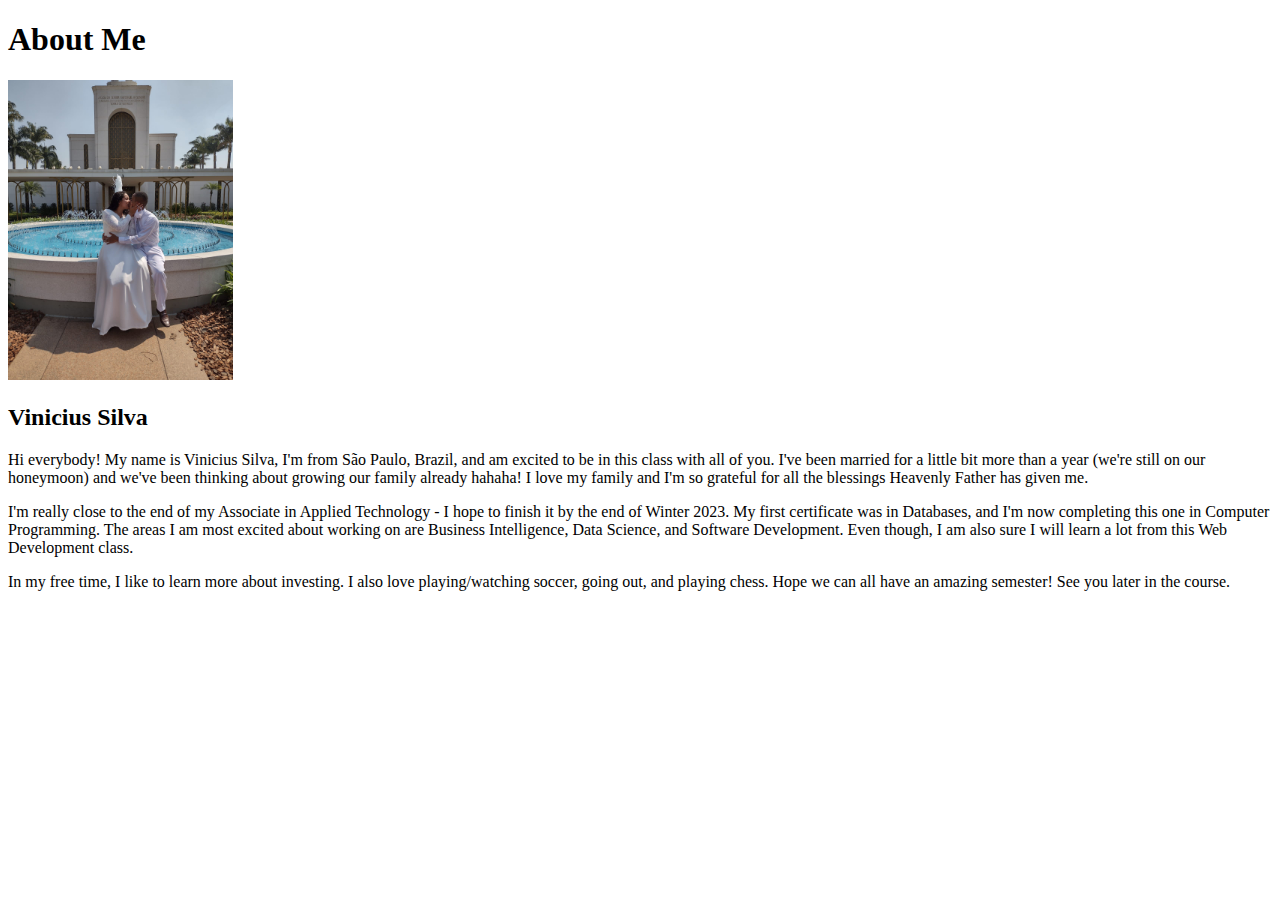
<file: aboutme/index.html>
<!DOCTYPE html>
<html lang="en">
<head>
    <meta charset="UTF-8">
    <meta http-equiv="X-UA-Compatible" content="IE=edge">
    <meta name="viewport" content="width=
    , initial-scale=1.0">
    <title>All About Me</title>
</head>
<body>
    <h1>About Me</h1>
    <img src="images/sealing.jpg" alt="sealing in the temple" height="300">
    <h2>Vinicius Silva</h2>
    <p>Hi everybody! My name is Vinicius Silva, I'm from São Paulo, Brazil, and am excited to be in this class with all of you. I've been married for a little bit more than a year (we're still on our honeymoon) and we've been thinking about growing our family already hahaha! I love my family and I'm so grateful for all the blessings Heavenly Father has given me.</p>
    <p>I'm really close to the end of my Associate in Applied Technology - I hope to finish it by the end of Winter 2023. My first certificate was in Databases, and I'm now completing this one in Computer Programming. The areas I am most excited about working on are Business Intelligence, Data Science, and Software Development. Even though, I am also sure I will learn a lot from this Web Development class.</p>
    <p>In my free time, I like to learn more about investing. I also love playing/watching soccer, going out, and playing chess. Hope we can all have an amazing semester! See you later in the course.</p>
</body>
</html>
</file>
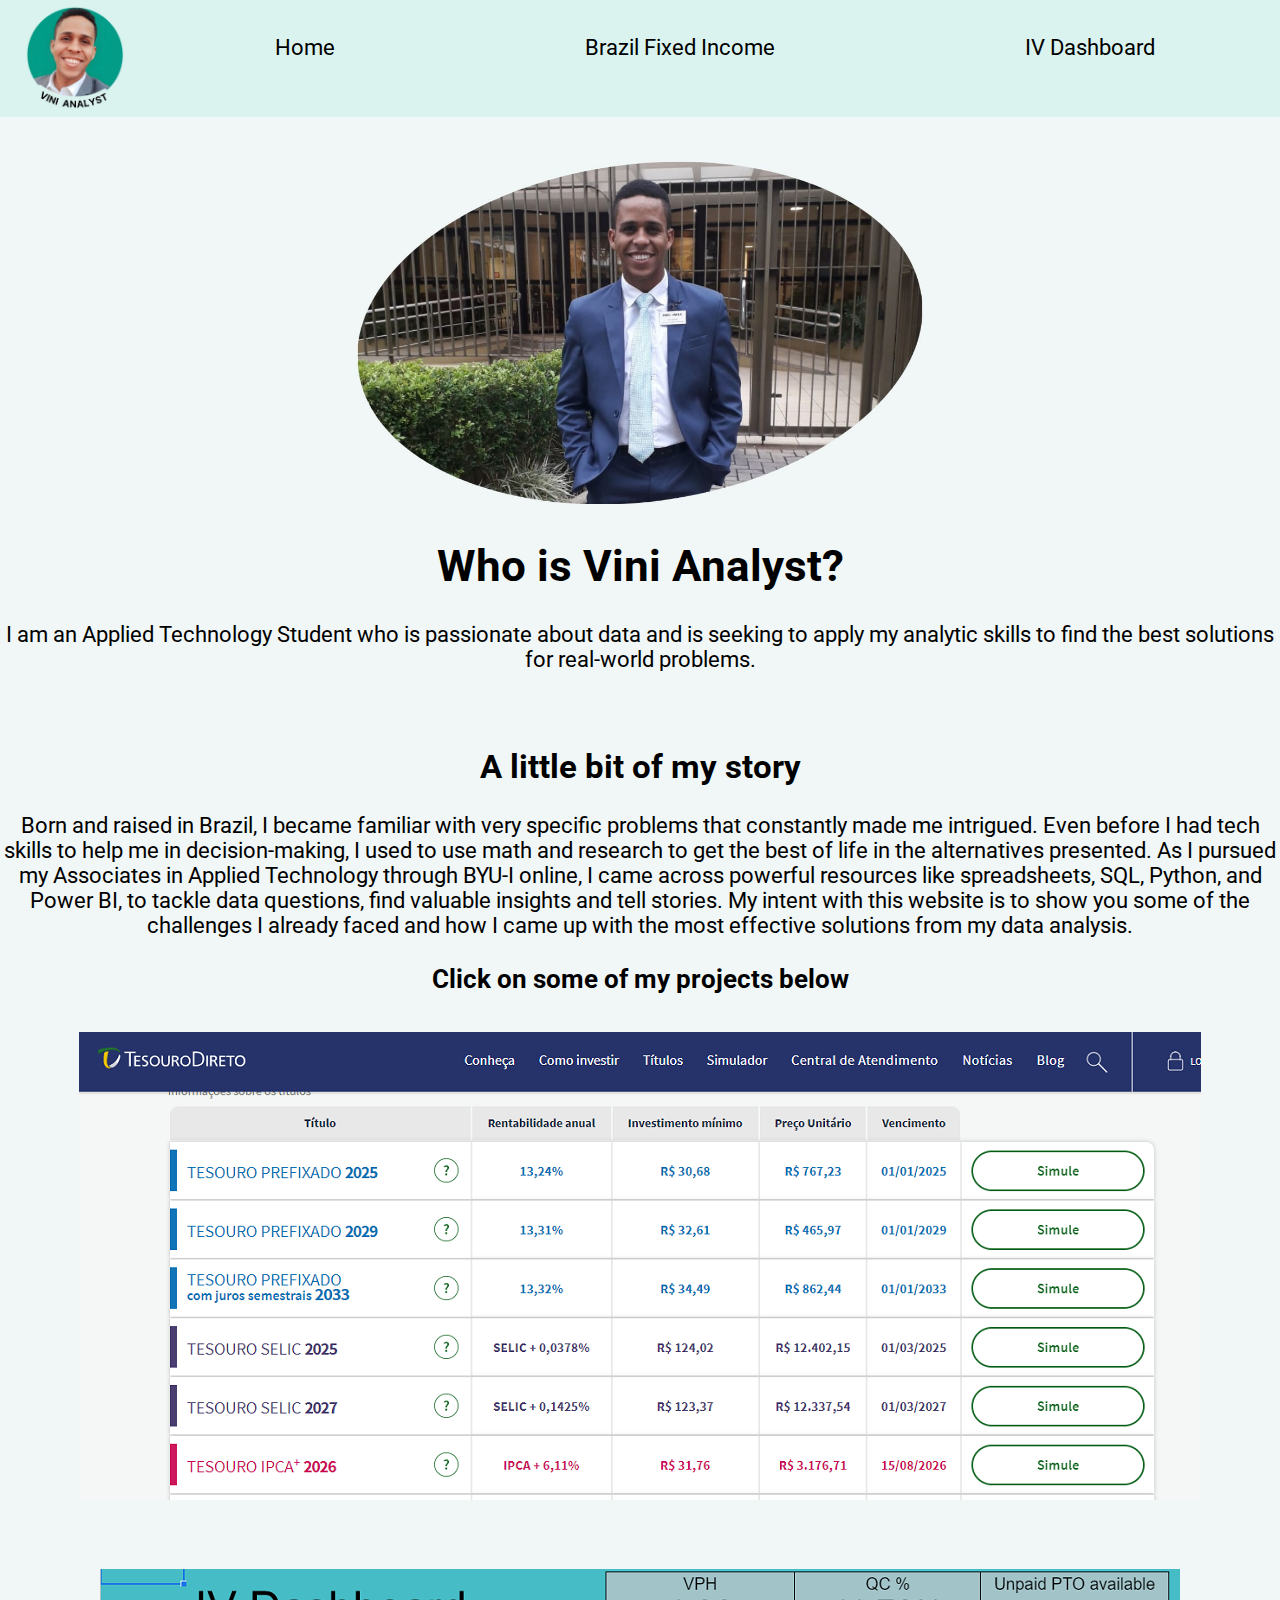
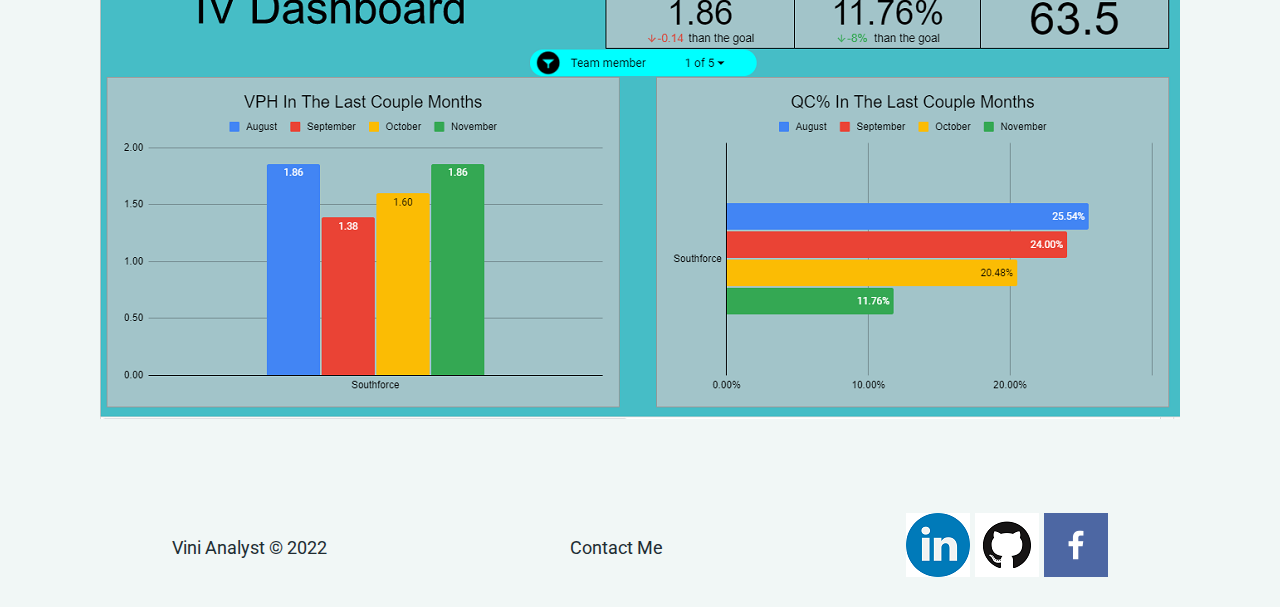
<file: portfolio/index.html>
<!DOCTYPE html>
<html lang="en">
<head>
    <meta charset="UTF-8">
    <meta http-equiv="X-UA-Compatible" content="IE=edge">
    <meta name="viewport" content="width=device-width, initial-scale=1.0">
    <link rel="stylesheet" href="styles/style.css">
    <title>Vini Analyst | Home</title>
</head>
<body>
    <div id="content">
        <header>
            <a id="logo_link" href="index.html">
                <img class="logo" src="images/logo.png" alt="Vini Analyst Logo">
            </a>
            <nav>
                <a href="index.html">Home</a>
                <a href="br-fixed-income.html">Brazil Fixed Income</a>
                <a href="iv-dashboard.html">IV Dashboard</a>
            </nav>
        </header>
        <div id="hero">
            <div id="hero-box">
                <img id="hero-img" src="images/me.jpeg" alt="A picture of me">     
            </div>
            <section id="hero-msg">
                <h1 class="home-title">Who is Vini Analyst?</h1>
            </section>
        </div>
        <main class="home-grid">
            <div class="short-description">
                <p>I am an Applied Technology Student who is passionate about data and is seeking to apply my analytic skills to find the best solutions for real-world problems.</p>
            </div>
            <div class="story">
                <h2>A little bit of my story</h2>
                <p>Born and raised in Brazil, I became familiar with very specific problems that constantly made me intrigued. Even before I had tech skills to help me in decision-making, I used to use math and research to get the best of life in the alternatives presented. As I pursued my Associates in Applied Technology through BYU-I online, I came across powerful resources like spreadsheets, SQL, Python, and Power BI, to tackle data questions, find valuable insights and tell stories. My intent with this website is to show you some of the challenges I already faced and how I came up with the most effective solutions from my data analysis.</p>
                <h3>Click on some of my projects below</h3>
            </div>
            <div class="project-1">
                <a href="br-fixed-income.html">
                    <img class='project-link' src="images/national-treasure.png" alt="national treasure">
                </a>
                <a href="iv-dashboard.html">
                    <img class='project-link' src="images/iv-dashboard.png" alt="iv dashboard">
                </a>
            </div>
        </main>
        <footer>
            <p>Vini Analyst &copy; 2022</p>
            <p>Contact Me</p>
            <div class="social">
                <a href="https://www.linkedin.com/in/viniciussuares/" target="_blank">
                    <img src="images/linkedin.png" alt="linkedin icon">
                </a>
                <a href="https://github.com/BillyVini/wdd130" target="_blank">
                    <img src="images/github.png" alt="github icon">
                </a>
                <a href="https://facebook.com/vinicius.suares.7" target="_blank">
                    <img src="images/facebook.png" alt="instagram icon">
                </a>
            </div>
        </footer>
    </div>
</body>
</html>
</file>
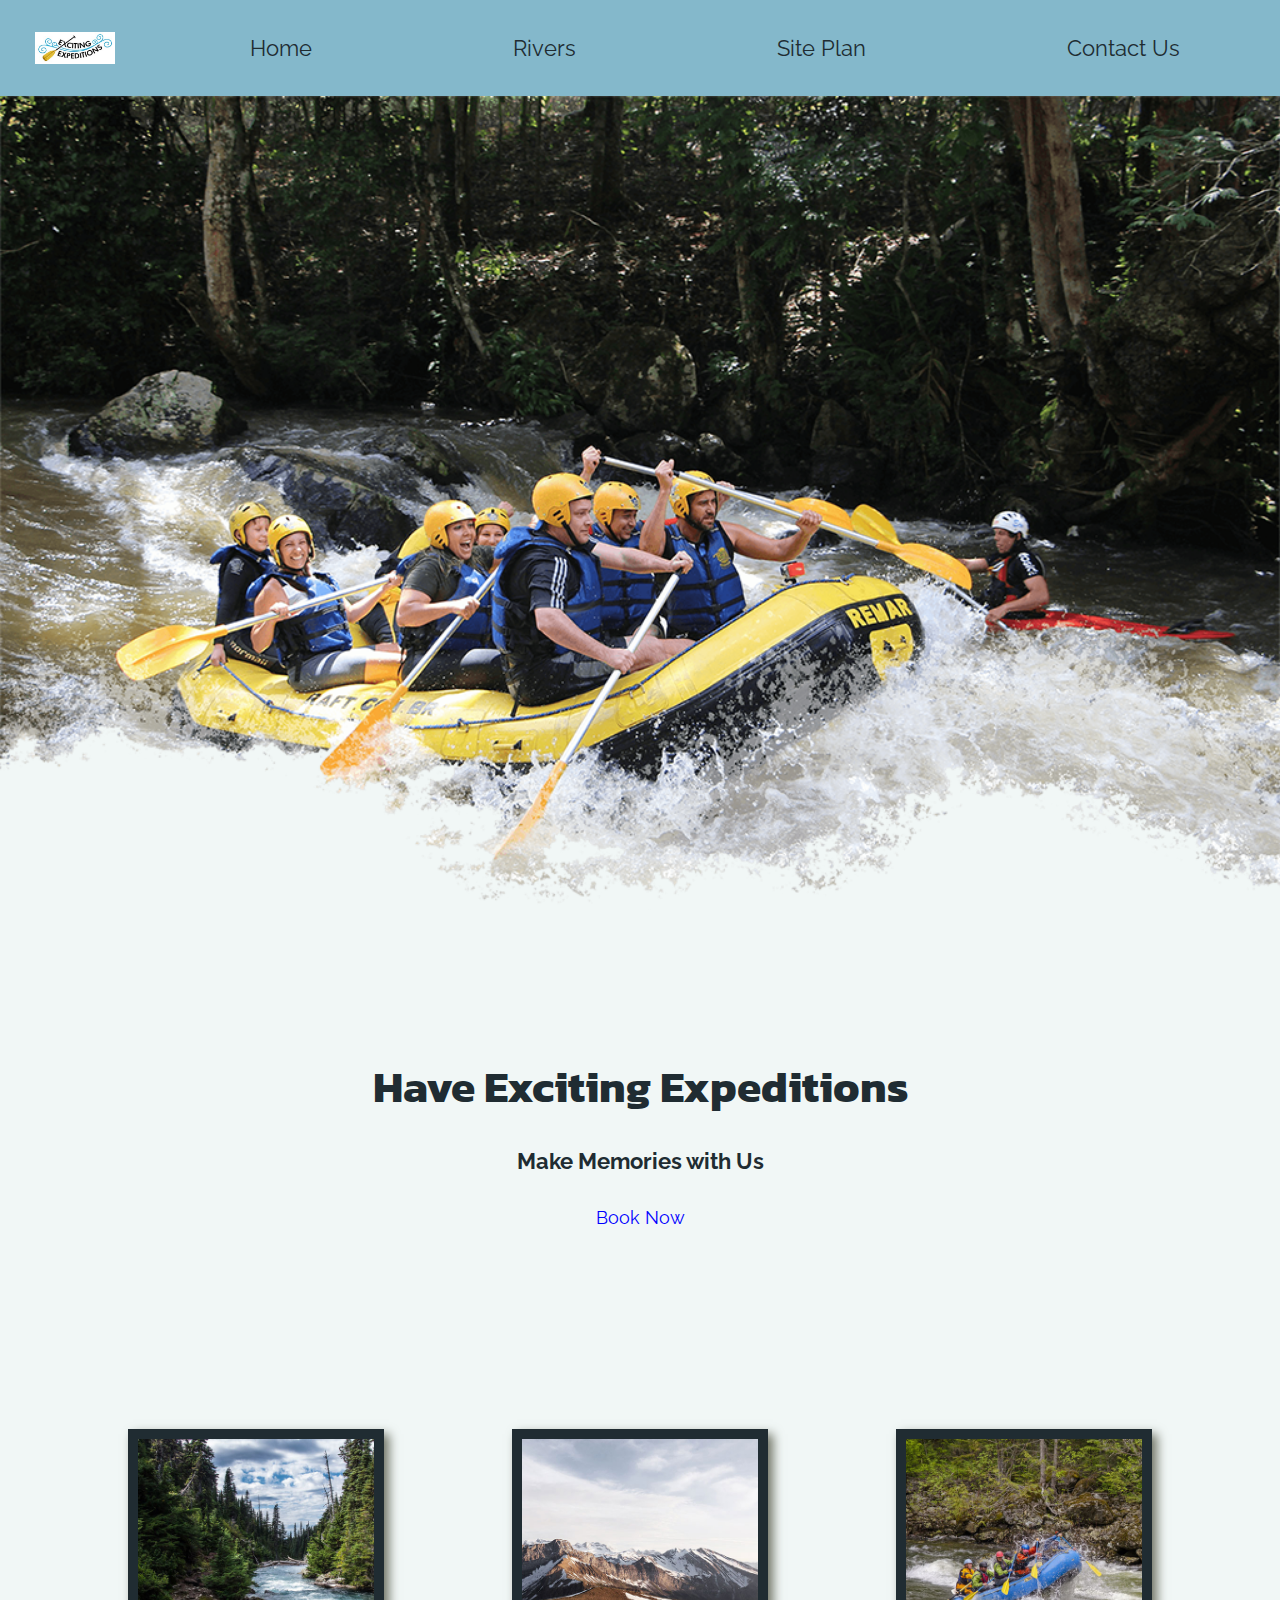
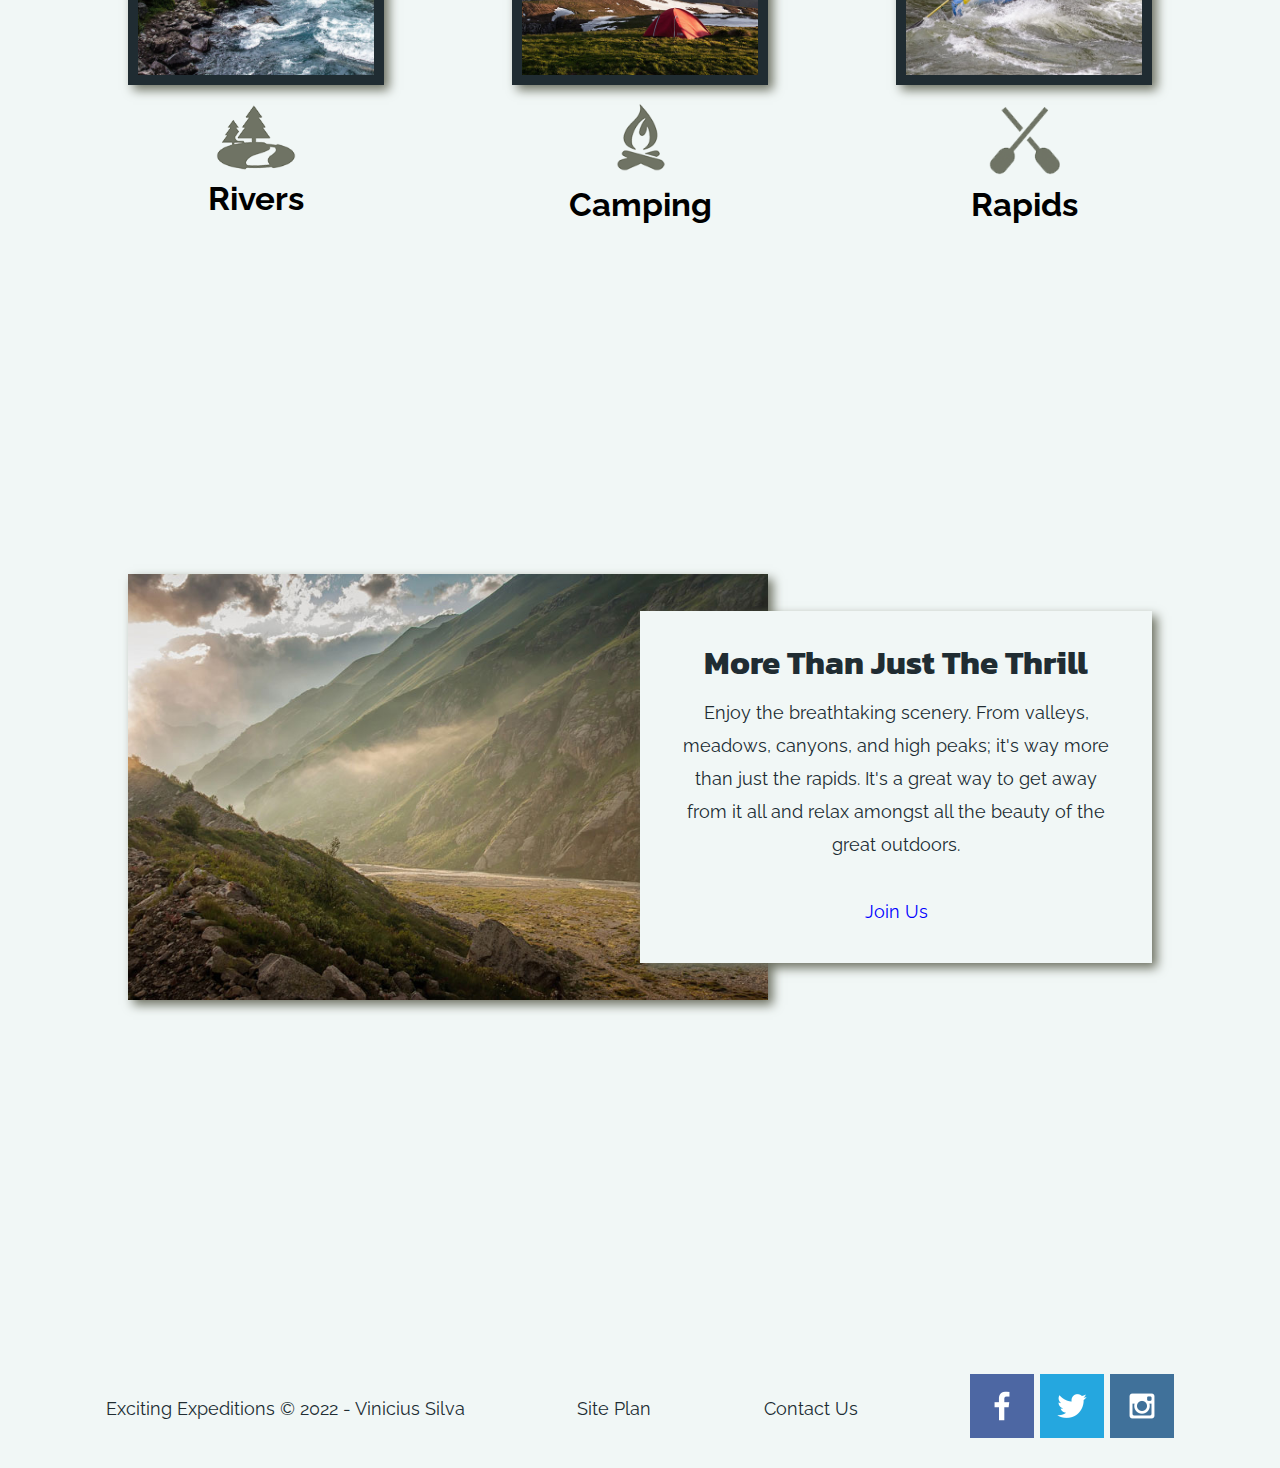
<file: wwr/index.html>
<!DOCTYPE html>
<html lang="en">
<head>
    <meta charset="UTF-8">
    <meta http-equiv="X-UA-Compatible" content="IE=edge">
    <meta name="viewport" content="width=device-width, initial-scale=1.0">
    <link rel="stylesheet" href="styles/style.css">
    <title>Exciting Expeditions Whitewater Rafting | Home</title>
</head>
<body>
    <div id="content">
        <header>
            <a id="logo_link" href="index.html">
                <img class="logo" src="images/logo.png" alt="Exciting Expeditions WWR Logo">
            </a>
            <nav>
                <a href="index.html">Home</a>
                <a href="river.html">Rivers</a>
                <a href="site-plan-rafting.html">Site Plan</a>
                <a href="contactus.html">Contact Us</a>
            </nav>
        </header>
        <div id="hero">
            <div id="hero-box">
                <img id="hero-img" src="images/hero.png" alt="People enjoying rafting">     
            </div>
            <section id="hero-msg">
                <h1 class="home-title">Have Exciting Expeditions</h1>
                <h4>Make Memories with Us</h4>
                <div class="button-box">
                    <a class="book" href="rates.html">Book Now</a>
                </div>
            </section>
        </div>
        <main class="home-grid">
            <section class="rivers-card">
                <img class="card-img" src="images/rivers.png" alt="river in forest">
                <img class="icon" src="images/river_icon.png" alt="river icon">
                <h2>Rivers</h2>
            </section>
            <section class="camping-card">
                <img class="card-img" src="images/camping.jpg" alt="tent in mountains">
                <img class="icon" src="images/fire_icon.png" alt="fire icon">
                <h2>Camping</h2>
            </section>
            <section class="rapids-card">
                <img class="card-img" src="images/rapids.jpg" alt="rafting boat">
                <img class="icon" src="images/oars.png" alt="oars icon">
                <h2>Rapids</h2>
            </section>
            <div id="background"></div>
            <img class="mountains" src="images/mountains.jpg" alt="Misty mountains">
            <section class="msg">
                <h2>More Than Just The Thrill</h2>
                <p>Enjoy the breathtaking scenery. From valleys, meadows, canyons, and high peaks; it's way more than just the rapids. It's a great way to get away from it all and relax amongst all the beauty of the great outdoors. </p>
                <a class='join' href="rivers.html">Join Us</a>
        </section>
        </main>
        <footer>
            <p>Exciting Expeditions &copy; 2022 - Vinicius Silva</p>
            <p><a href="site-plan-rafting.html">Site Plan</a></p>
            <p><a href="contactus.html">Contact Us</a></p>
            <div class="social">
                <a href="https://facebook.com" target="_blank">
                    <img src="images/facebook.png" alt="fb icon">
                </a>
                <a href="https://twitter.com" target="_blank">
                    <img src="images/twitter.png" alt="twitter icon">
                </a>
                <a href="https://instagram.com" target="_blank">
                    <img src="images/instagram.png" alt="instagram icon">
                </a>
            </div>
        </footer>
    </div>
</body>
</html>
</file>
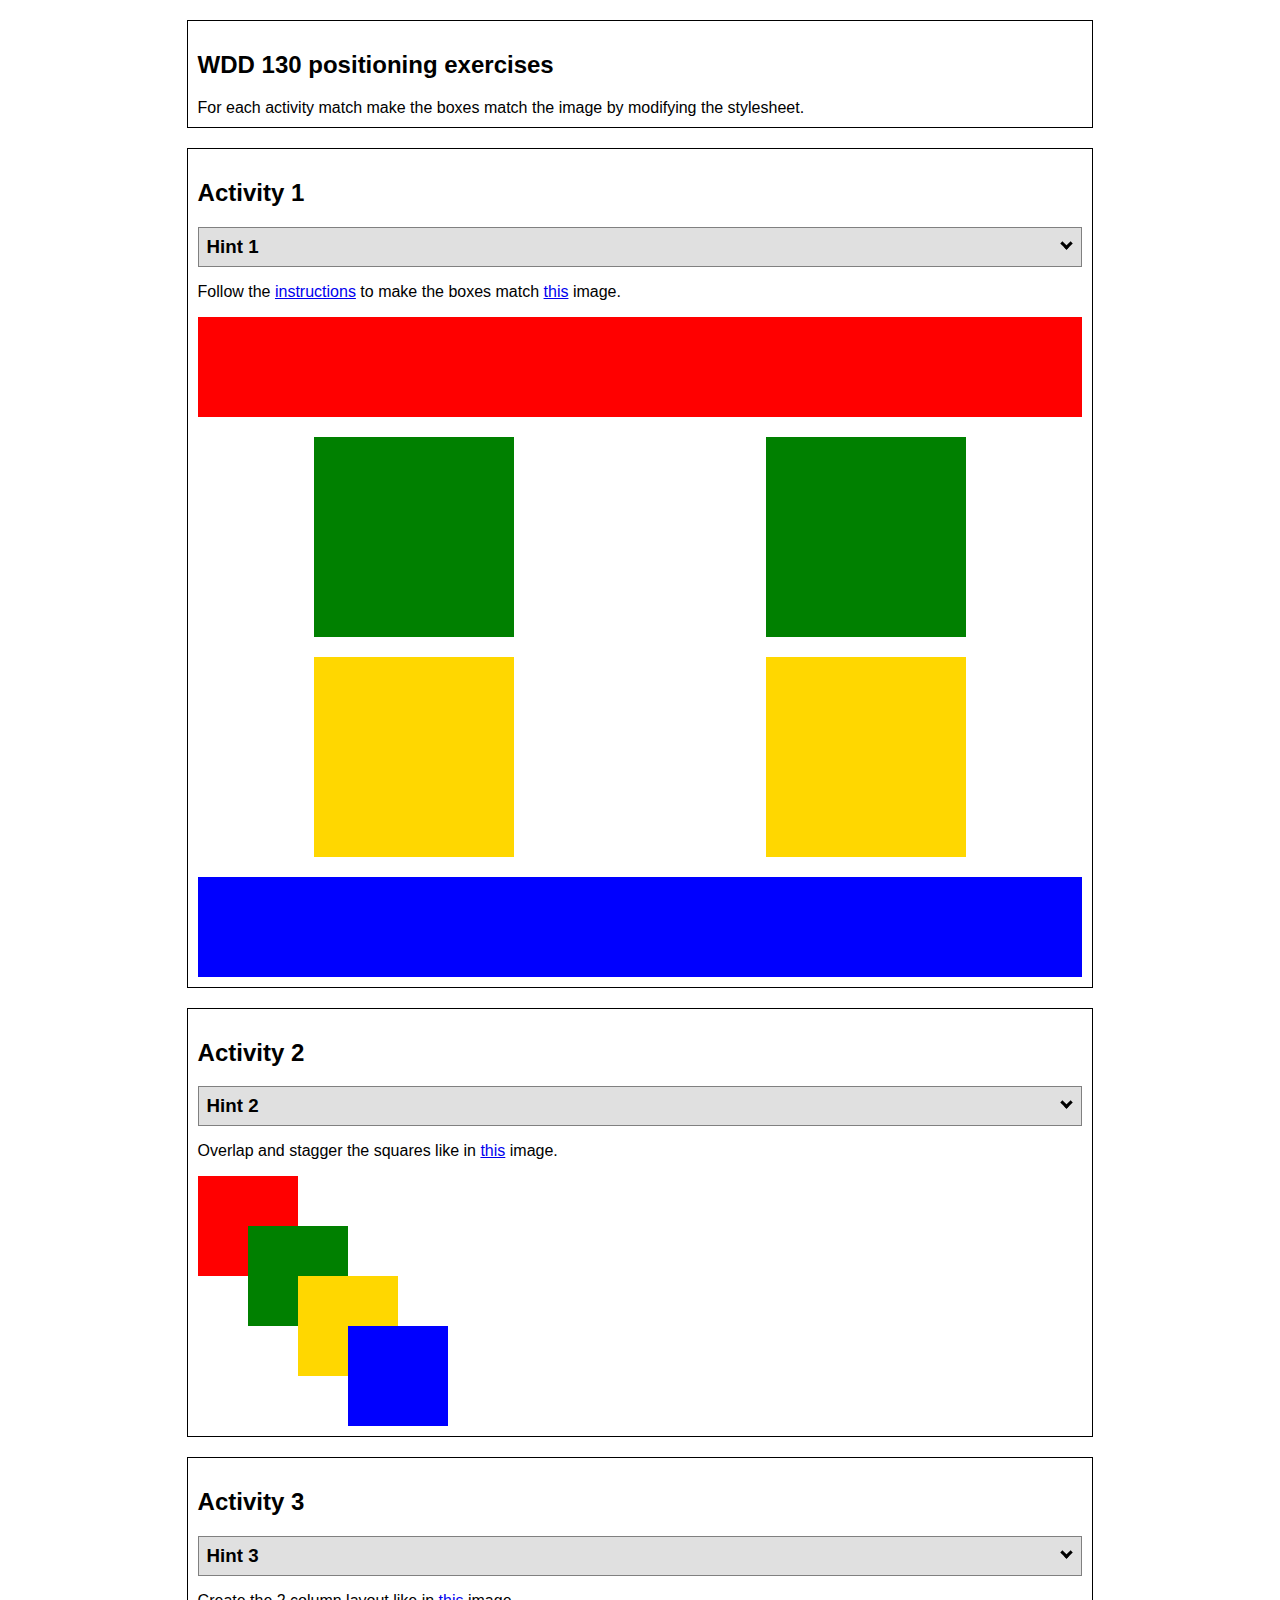
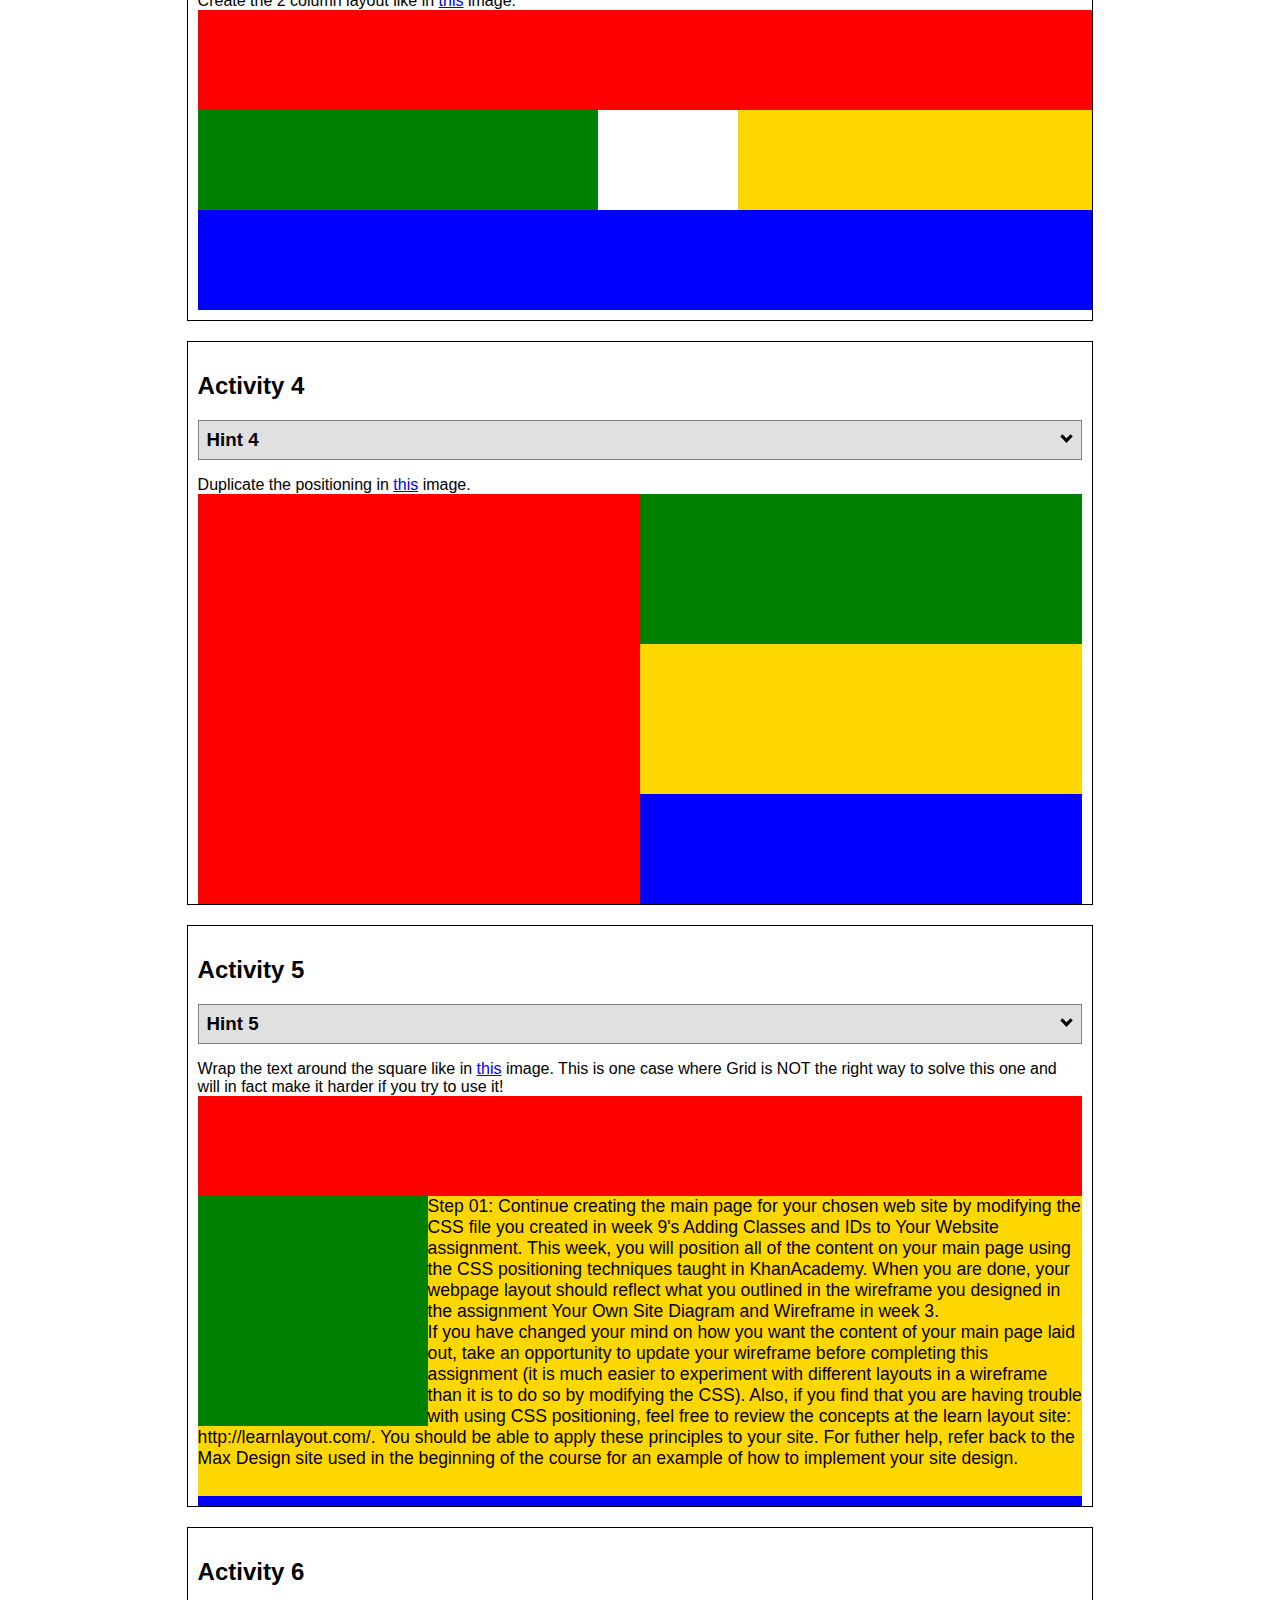
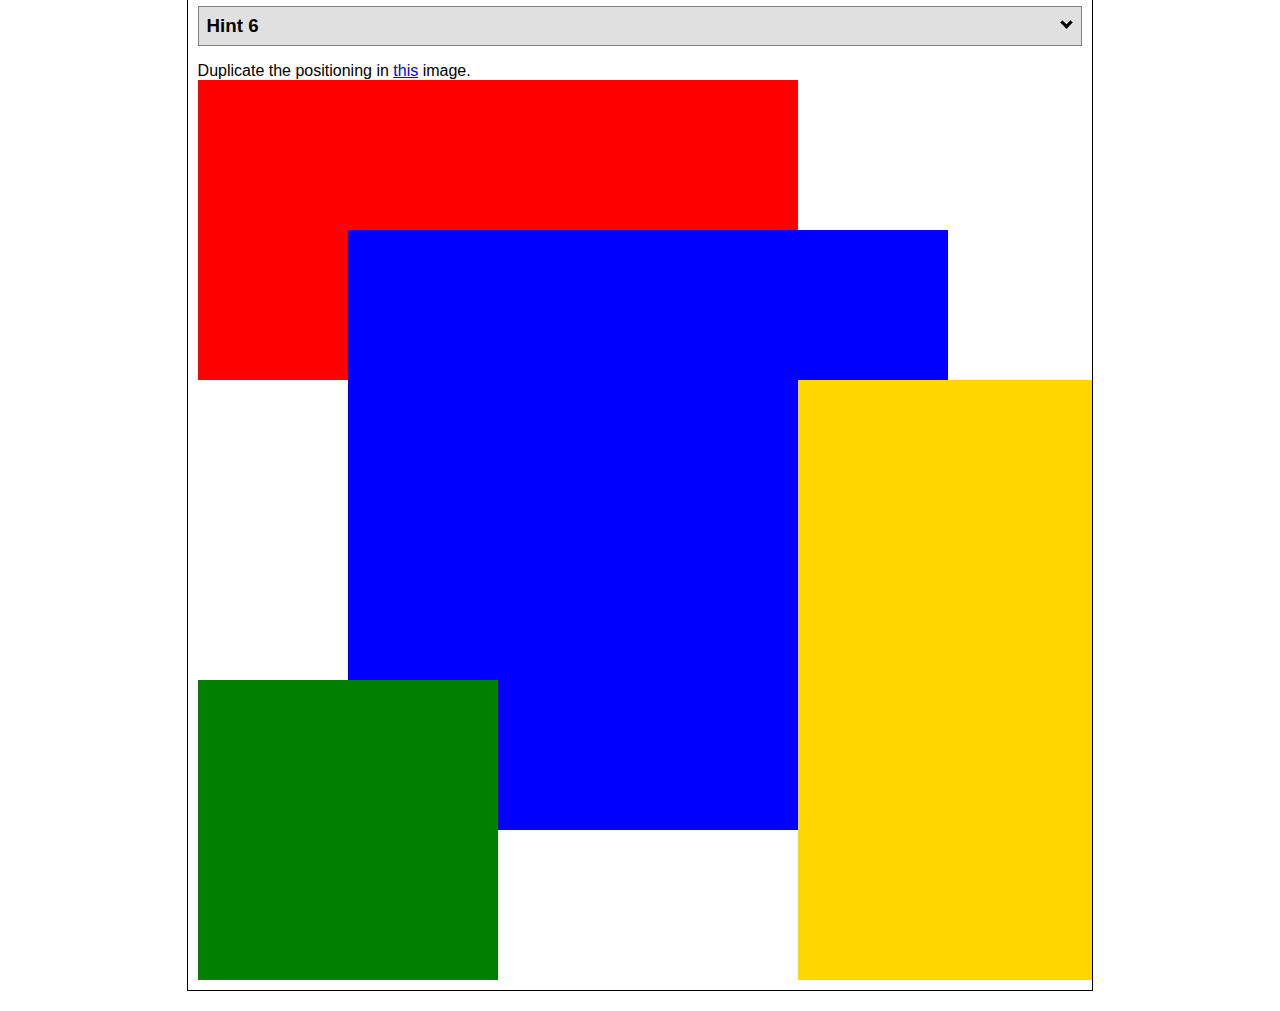
<file: positioning.html>
<!DOCTYPE html>
<html lang="en">
  <head>
    <!-- HTML - Name: positioning.html -->
    <title>Positioning Activity</title>
    <link rel="stylesheet" type="text/css" href="positionstyles.css" />
  </head>
  <body>
    <div class="activity">
      <h2>WDD 130 positioning exercises</h2>
      For each activity match make the boxes match the image by modifying the stylesheet.</div>
    <div class="activity">
      <h2>Activity 1</h2>
      <section class="hint"><input type="checkbox" ><i></i> <h3>Hint 1</h3><div><p>Check out the <a href="https://byui-wdd.github.io/wdd130/activities/w06-css-positioning.html" target="_blank">activity instructions</a> in Ilearn!</p></div></section>
      <p>Follow the <a href="https://byui-wdd.github.io/wdd130/activities/w06-css-positioning.html" target="_blank">instructions</a> to make the boxes match  <a href="https://byui-wdd.github.io/wdd130/images/example1.png" target="_blank">this</a> image.</p>
      <div class="content1" >
        <div class="red1" ></div>
        <div class="green1" ></div>
        <div class="green1" ></div>
        <div class="yellow1"></div>
        <div class="yellow1"></div>
        <div class="blue1"></div>
      </div>
    </div>
    <div class="activity">
      <h2>Activity 2</h2>
      <section class="hint"><input type="checkbox" > <h3>Hint 2</h3><i></i><div><p>Remember that the best way to shift elements around slightly on the page is with Margins.  You could also use Grid.  Either would work for this. If you choose margin, you can use a <em>negative</em> margin. (ie margin-top: -20px;)</p><h4>Properties used:</h4><ul><li>margin-top, margin-left</li><li>...or...</li><li>grid-template-columns: 50px 50px 50px 50px 50px </li></ul></div></section>
      <p>Overlap and stagger the squares like in <a href="https://byui-wdd.github.io/wdd130/images/example2.png" target="_blank">this</a> image.</p>
      <div class="content2" >
        <div class="red2" ></div>
        <div class="green2" ></div>
        <div class="yellow2"></div>
        <div class="blue2"></div>
      </div>
    </div>
    <div class="activity">
      <h2>Activity 3</h2>
      <section class="hint"><input type="checkbox" > <h3>Hint 3</h3><i></i><div><p>This one is going to be best solved with CSS Grid. Remember to make the boxes the right width first...then start moving them around. </p><h4>Properties used:</h4><ul><li>display:grid;</li><li>grid-template-columns:</li><li>grid-column-gap:</li>
        <li>grid-column:</li>  </ul></div></section>
      Create the 2 column layout like in <a href="https://byui-wdd.github.io/wdd130/images/example3.png" target="_blank">this</a>  image.
      <div class="content3" >
        <div class="red3" ></div>
        <div class="green3" ></div>
        <div class="yellow3"></div>
        <div class="blue3"></div>
      </div>
    </div>
    <div class="activity">
      <h2>Activity 4</h2>
      <section class="hint"><input type="checkbox" > <h3>Hint 4</h3><i></i><div><p>For the others we have been primarily concerned with width. For this one you will need to adjust height as well. </p><h4>Properties used:</h4><ul><li>display:grid;</li><li>grid-template-columns:</li><li>grid-row:</li></ul></div></section>
      Duplicate the positioning in <a href="https://byui-wdd.github.io/wdd130/images/example4.png" target="_blank">this</a> image. 
      <div class="content4" >
        <div class="red4" ></div>
        <div class="green4" ></div>
        <div class="yellow4"></div>
        <div class="blue4"></div>
      </div>
    </div>

    <div class="activity">
      <h2>Activity 5</h2>
      <section class="hint"><input type="checkbox" > <h3>Hint 5</h3><i></i><div><p>Grid is <strong>not</strong> the right way to do this.  In fact there is only one way to really do that...and that is with float. Remember that we float the thing we want the text to wrap around.  Also remember to start by making all the shapes the right size and shape.</p><h4>Properties used:</h4><ul><li>float: left;</li></ul></div></section>
      Wrap the text around the square like in <a href="https://byui-wdd.github.io/wdd130/images/example5.png" target="_blank">this</a> image. This is one case where Grid is NOT the right way to solve this one and will in fact make it harder if you try to use it!
      <div class="content5" >
        <div class="red5" ></div>
        <div class="green5" ></div>
        <div class="yellow5">Step 01: Continue creating the main page for your chosen web site by modifying the CSS file you created in week 9's Adding Classes and IDs to Your Website assignment. This week, you will position all of the content on your main page using the CSS positioning techniques taught in KhanAcademy. When you are done, your webpage layout should reflect what you outlined in the wireframe you designed in the assignment Your Own Site Diagram and Wireframe in week 3. <br />
          If you have changed your mind on how you want the content of your main page laid out, take an opportunity to update your wireframe before completing this assignment (it is much easier to experiment with different layouts in a wireframe than it is to do so by modifying the CSS). Also, if you find that you are having trouble with using CSS positioning, feel free to review the concepts at the learn layout site: http://learnlayout.com/. You should be able to apply these principles to your site. For futher help, refer back to the Max Design site used in the beginning of the course for an example of how to implement your site design.</div>
        <div class="blue5"></div>
      </div>
    </div>
    <div class="activity">
      <h2>Activity 6</h2>
      <section class="hint"><input type="checkbox" > <h3>Hint 6</h3><i></i><div><p>This one is all about visualizing the grid behind the layout. If you are having a hard time doing that first: all the sizes are even multiples of 100, and second here is another example with the lines drawn: <a href="https://byui-wdd.github.io/wdd130/images/example6-hint.png" target="_blank">example 6 with lines</a>. For this one you will find it easiest if you use px for the column width. You can also use <kbd>z-index</kbd> to control the element layering.    </p><h4>Properties used:</h4><ul><li>display:grid;</li><li>grid-template-columns:</li><li>grid-column:</li><li>grid-row:</li><li><a href="https://www.w3schools.com/cssref/pr_pos_z-index.asp" target="_blank">z-index:</a></li></ul></div></section>
      Duplicate the positioning in <a href="https://byui-wdd.github.io/wdd130/images/example6.png" target="_blank">this</a> image.
      <div class="content6" >
        <div class="red6" ></div>
        <div class="green6" ></div>
        <div class="yellow6"></div>
        <div class="blue6"></div>
      </div>
    </div>
  </body>
</html>
</file>
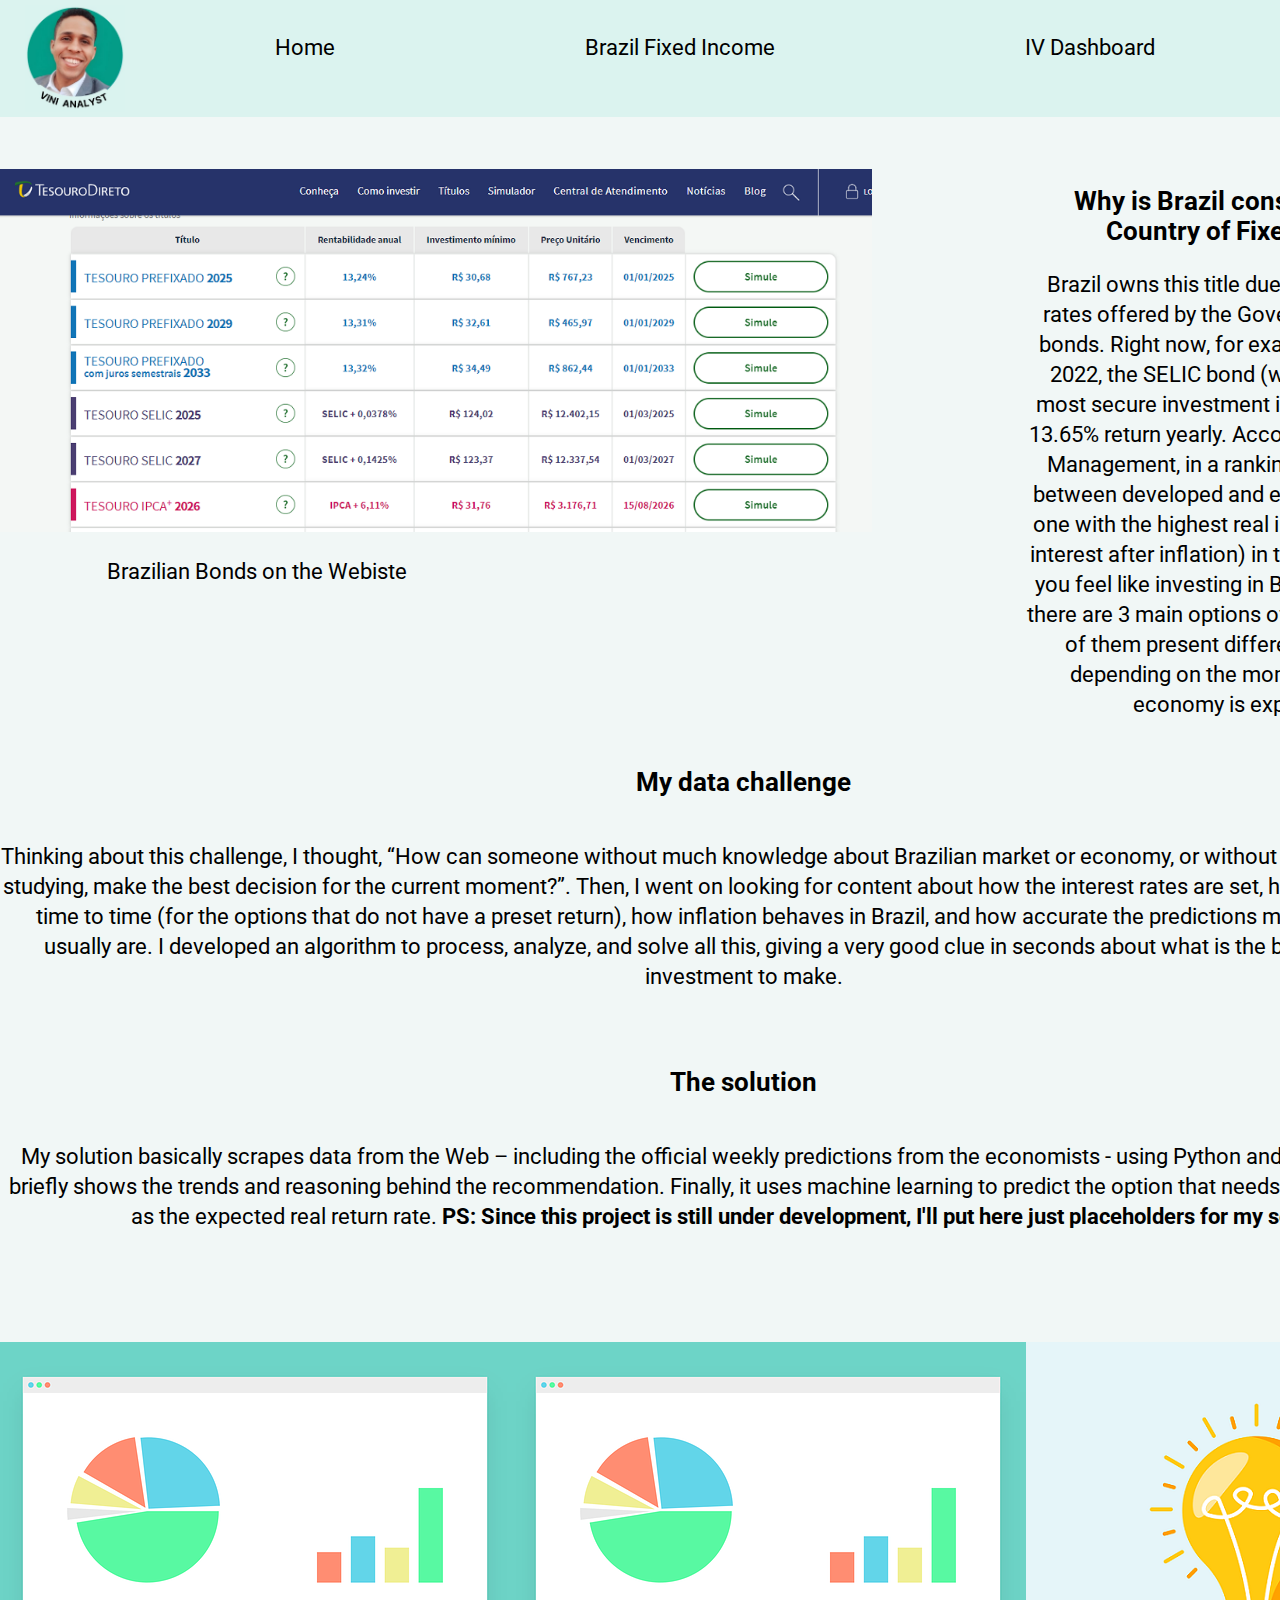
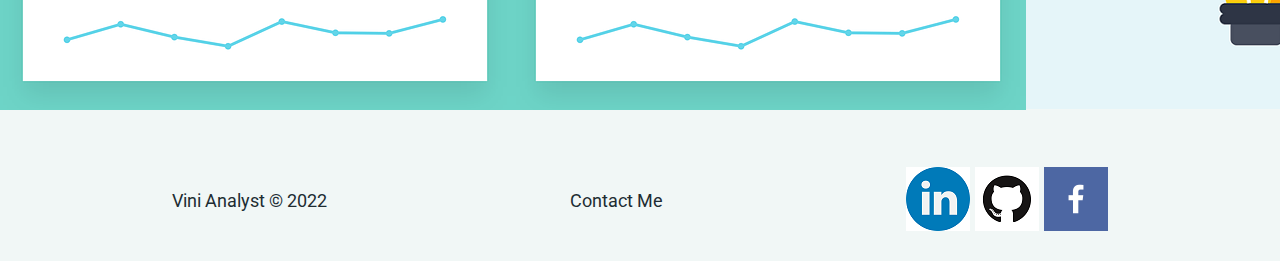
<file: portfolio/br-fixed-income.html>
<!DOCTYPE html>
<html lang="en">
<head>
    <meta charset="UTF-8">
    <meta http-equiv="X-UA-Compatible" content="IE=edge">
    <meta name="viewport" content="width=device-width, initial-scale=1.0">
    <link rel="stylesheet" href="styles/style.css">
    <title>Brazil Fixed Income</title>
</head>
<body>
    <div id="content">
        <header>
            <a id="logo_link" href="index.html">
                <img class="logo" src="images/logo.png" alt="Vini Analyst Logo">
            </a>
            <nav>
                <a href="index.html">Home</a>
                <a href="br-fixed-income.html">Brazil Fixed Income</a>
                <a href="iv-dashboard.html">IV Dashboard</a>
            </nav>
        </header>
        <main class="br-grid">
            <div class="government-bonds">
                <img src="images/national-treasure.png" alt="public bonds">
                <p>Brazilian Bonds on the Webiste</p>
            </div>
            <div class="context">
                <h3>Why is Brazil considered as the Country of Fixed Income?</h3>
                <p>Brazil owns this title due to the high interest rates offered by the Government in its public bonds. Right now, for example, November 12, 2022, the SELIC bond (which is seen as the most secure investment in the country) offers 13.65% return yearly. According to Infinity Asset Management, in a ranking with 40 countries between developed and emerging, Brazil is the one with the highest real interest (meaning the interest after inflation) in the world. If after this, you feel like investing in Brazil, notice first that there are 3 main options of public bonds, and all of them present different performances depending on the moment the national economy is experiencing.</p>
            </div>
            <div class="problem">
                <h3>My data challenge</h3>
                <p>Thinking about this challenge, I thought, “How can someone without much knowledge about Brazilian market or economy, or without a lot of time to spend studying, make the best decision for the current moment?”. Then, I went on looking for content about how the interest rates are set, how they change from time to time (for the options that do not have a preset return), how inflation behaves in Brazil, and how accurate the predictions made by specialists usually are. I developed an algorithm to process, analyze, and solve all this, giving a very good clue in seconds about what is the best fixed income investment to make.</p>
            </div>
            <div class="solution">
                <h3>The solution</h3>
                <p>My solution basically scrapes data from the Web – including the official weekly predictions from the economists - using Python and Selenium and then briefly shows the trends and reasoning behind the recommendation. Finally, it uses machine learning to predict the option that needs to be bought as well as the expected real return rate. <b>PS: Since this project is still under development, I'll put here just placeholders for my solutions</b></p>
            </div>
            <div class="data-viz-1">
                <img src="images/data-vis-holder.png" alt="data vis place holder">
            </div>
            <div class="data-viz-2">
                <img src="images/data-vis-holder.png" alt="data vis place holder">
            </div>
            <div class="final">
                <img src="images/recommendation.png" alt="investment recommendation">
            </div>
        </main>
        <footer>
            <p>Vini Analyst &copy; 2022</p>
            <p>Contact Me</p>
            <div class="social">
                <a href="https://www.linkedin.com/in/viniciussuares/" target="_blank">
                    <img src="images/linkedin.png" alt="linkedin icon">
                </a>
                <a href="https://github.com/BillyVini/wdd130" target="_blank">
                    <img src="images/github.png" alt="github icon">
                </a>
                <a href="https://facebook.com/vinicius.suares.7" target="_blank">
                    <img src="images/facebook.png" alt="instagram icon">
                </a>
            </div>
        </footer>
    </div>
</body>
</html>
</file>
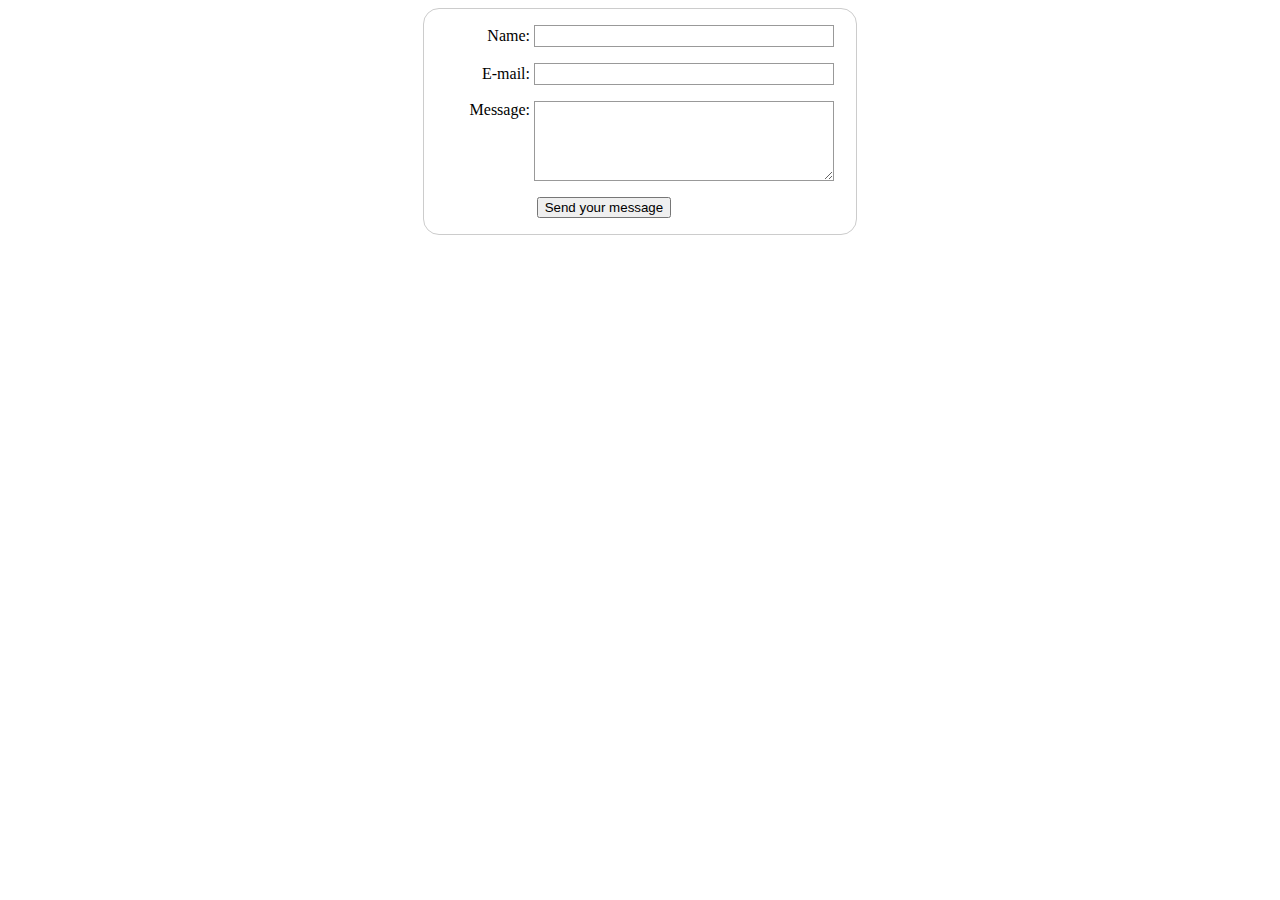
<file: wwr/contactus.html>
<!DOCTYPE html>
<html lang="en">
<head>
    <meta charset="UTF-8">
    <meta http-equiv="X-UA-Compatible" content="IE=edge">
    <meta name="viewport" content="width=device-width, initial-scale=1.0">
    <style>
        form {
            /* Center the form on the page */
            margin: 0 auto;
            width: 400px;
            /* Form outline */
            padding: 1em;
            border: 1px solid #ccc;
            border-radius: 1em;
        }
      
        ul {
            list-style: none;
            padding: 0;
            margin: 0;
        }
      
        form li + li {
            margin-top: 1em;
        }
      
        label {
            /* Uniform size & alignment */
            display: inline-block;
            width: 90px;
            text-align: right;
        }
      
        input,
        textarea {
            /* To make sure that all text fields have the same font settings
           By default, textareas have a monospace font */
            font: 1em sans-serif;
      
            /* Uniform text field size */
            width: 300px;
            box-sizing: border-box;
      
            /* Match form field borders */
            border: 1px solid #999;
        }
      
        input:focus,
        textarea:focus {
            /* Additional highlight for focused elements */
            border-color: #000;
        }
      
        textarea {
            /* Align multiline text fields with their labels */
            vertical-align: top;
      
            /* Provide space to type some text */
            height: 5em;
        }
      
        .button {
            /* Align buttons with the text fields */
            padding-left: 90px; /* same size as the label elements */
        }
      
        button {
            /* This extra margin represent roughly the same space as the space
           between the labels and their text fields */
            margin-left: 0.5em;
        }
        #feedback {
            background-color: antiquewhite;
            position: absolute;
            top: 0;
            left: 0;
            right: 0;
            padding: .5em;
            /* make this element invisible until we are ready for it */
            display: none;      
        }
        .moveDown {
            margin-top: 3em;
        }       
    </style>
    <title>Contact Us</title>
</head>
<body>
    <header>
    </header>
    <main>
        <div id="feedback"></div>
        <form action="/my-handling-form-page" method="post">
            <ul>
                <li>
                  <label for="name">Name:</label>
                  <input type="text" id="name" name="user_name" />
                </li>
                <li>
                  <label for="mail">E-mail:</label>
                  <input type="email" id="mail" name="user_email" />
                </li>
                <li>
                  <label for="msg">Message:</label>
                  <textarea id="msg" name="user_message"></textarea>
                </li>
                <li class="button">
                    <button type="submit">Send your message</button>
                </li>
              </ul>
        </form>
    </main>
    <footer>
    </footer>
    <script>
        // get the feedback div element so we can do something with it.
        const feedbackElement = document.getElementById('feedback');
        // get the form so we can read what was entered in it.
        const formElement = document.forms[0];
        // add a 'listener' to wait for a submission of our form. When that happens run the code below.
        formElement.addEventListener('submit', function(e) {
            // stop the form from doing the default action.
            e.preventDefault();
            // set the contents of our feedback element to a message letting the user know the form was submitted successfully. Notice that we pull the name that was entered in the form to personalize the message!
            feedbackElement.innerHTML = 'Hello '+ formElement.user_name.value +'! Thank you for your message. We will get back with you as soon as possible!';
            // make the feedback element visible.
            feedbackElement.style.display = "block";
            // add a class to move everything down so our message doesn't cover it.
            document.body.classList.toggle('moveDown');
        });
    </script>
</body>
</html>
</file>
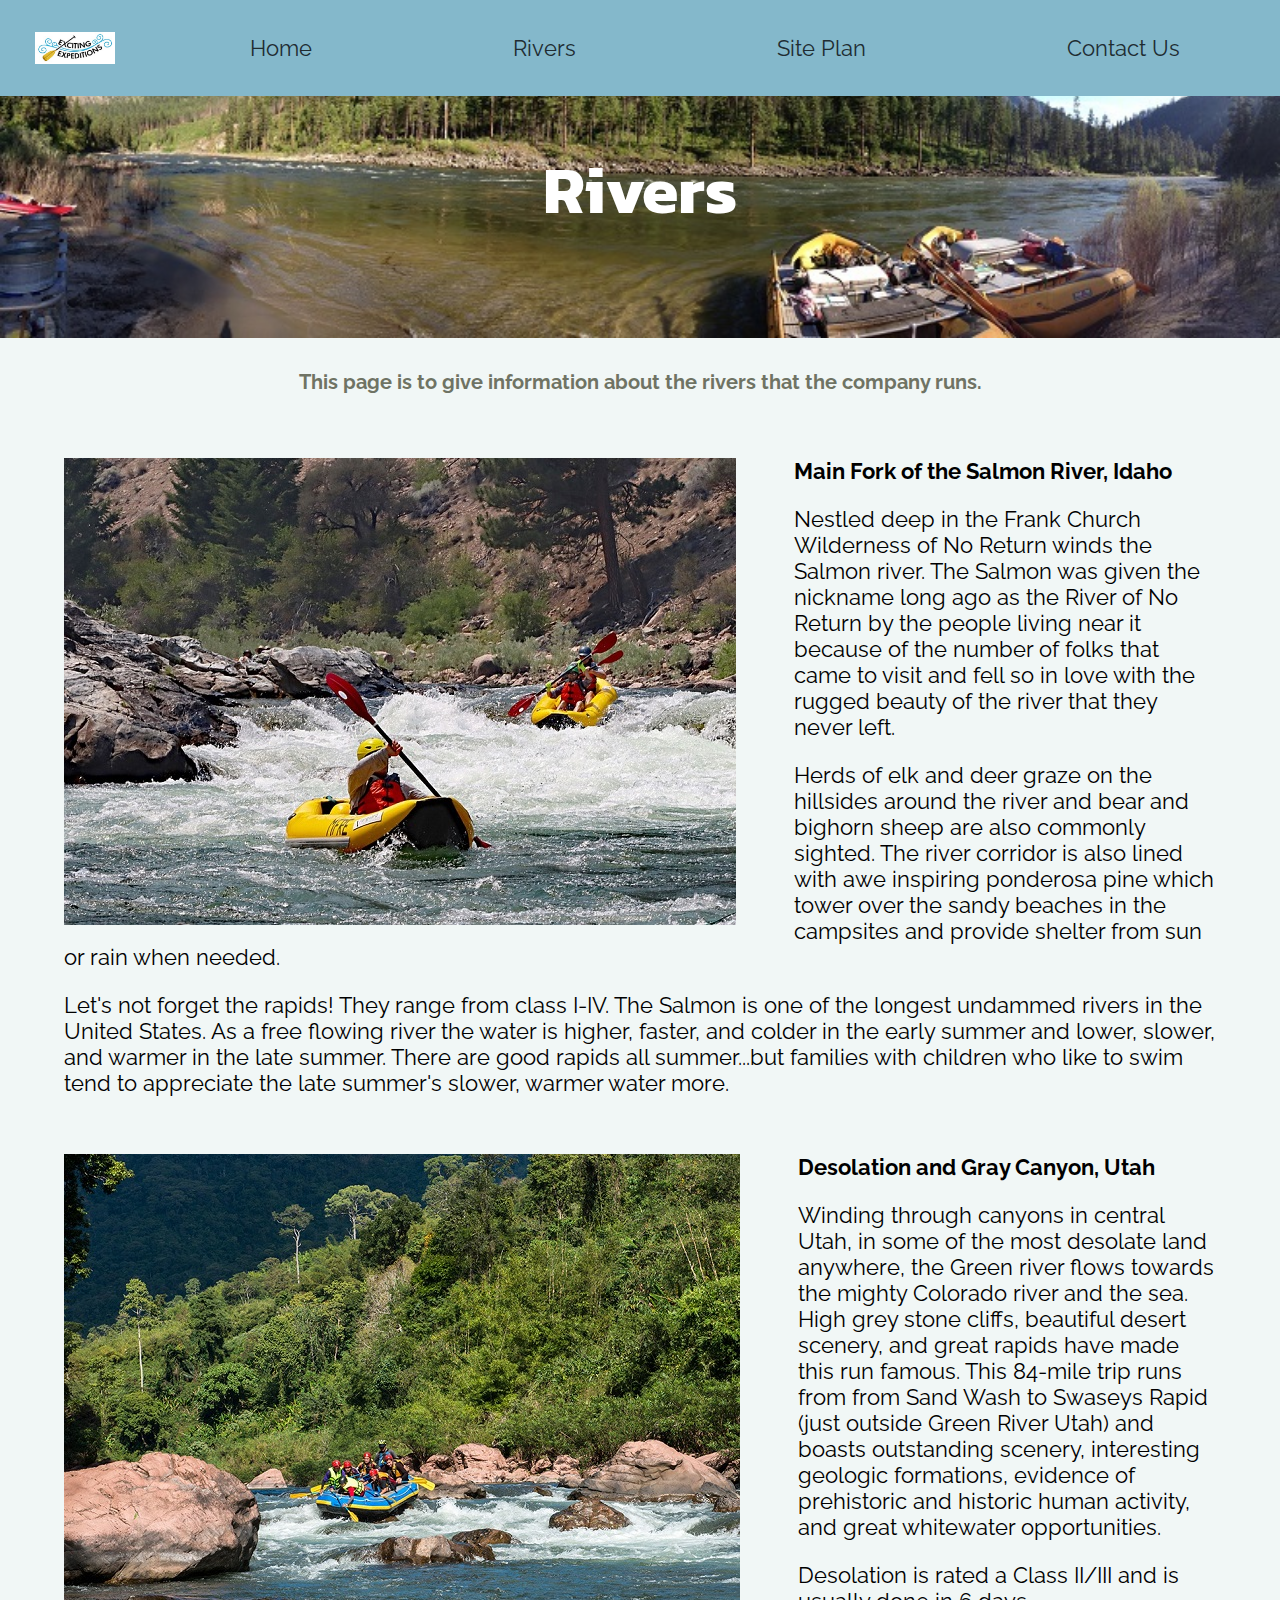
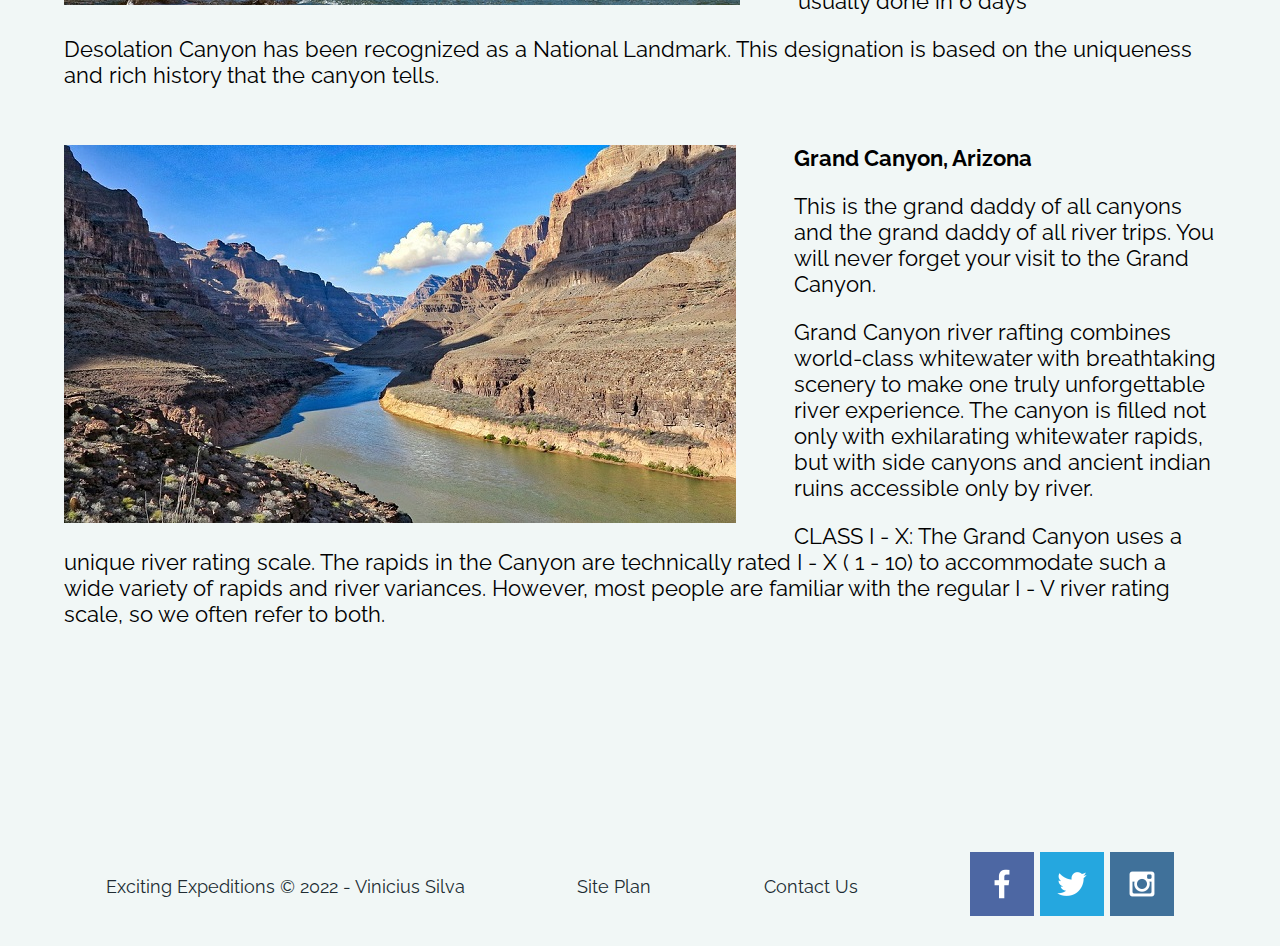
<file: wwr/river.html>
<!DOCTYPE html>
<html lang="en">
<head>
    <meta charset="UTF-8">
    <meta http-equiv="X-UA-Compatible" content="IE=edge">
    <meta name="viewport" content="width=device-width, initial-scale=1.0">
    <link rel="stylesheet" href="styles/style.css">
    <title>Exciting Expeditions Whitewater Rafting | Home</title>
</head>
<body>
    <div id="content">
        <header>
            <a id="logo_link" href="index.html">
                <img class="logo" src="images/logo.png" alt="Exciting Expeditions WWR Logo">
            </a>
            <nav>
                <a href="index.html">Home</a>
                <a href="river.html">Rivers</a>
                <a href="site-plan-rafting.html">Site Plan</a>
                <a href="contactus.html">Contact Us</a>
            </nav>
        </header>
        <div id="river-hero">
            <div id="river-hero-box">
                <img id="river-hero-img" src="images/river-hero.jpg" alt="A river">
            </div>
            <section id="river-hero-msg">
                <h1 class="rivers-title">Rivers</h1>
            </section>
        </div>
        <h4 class="river-description">This page is to give information about the rivers that the company runs.</h4>
        <main id="river-main">
            <div id="river-1">
                <img class="river-img" src="images/salmon-river-id.jpg" alt="Salmon River Idaho">
                <div class="text">
                    <b>Main Fork of the Salmon River, Idaho</b>
                    <p>Nestled deep in the Frank Church Wilderness of No Return winds the Salmon river. The Salmon was given the nickname long ago as the River of No Return by the people living near it because of the number of folks that came to visit and fell so in love with the rugged beauty of the river that they never left.</p>
                    <p>Herds of elk and deer graze on the hillsides around the river and bear and bighorn sheep are also commonly sighted. The river corridor is also lined with awe inspiring ponderosa pine which tower over the sandy beaches in the campsites and provide shelter from sun or rain when needed.</p>
                    <p>Let's not forget the rapids! They range from class I-IV. The Salmon is one of the longest undammed rivers in the United States. As a free flowing river the water is higher, faster, and colder in the early summer and lower, slower, and warmer in the late summer. There are good rapids all summer...but families with children who like to swim tend to appreciate the late summer's slower, warmer water more.</p> 
                </div>
            </div>
            <div id="river-2">
                <img class="river-img" src="images/desolation-ut.jpg" alt="Desolation Utah">
                <div class="text">
                    <b>Desolation and Gray Canyon, Utah</b>
                    <p>Winding through canyons in central Utah, in some of the most desolate land anywhere, the Green river flows towards the mighty Colorado river and the sea. High grey stone cliffs, beautiful desert scenery, and great rapids have made this run famous. This 84-mile trip runs from from Sand Wash to Swaseys Rapid (just outside Green River Utah) and boasts outstanding scenery, interesting geologic formations, evidence of prehistoric and historic human activity, and great whitewater opportunities.</p>
                    <p>Desolation is rated a Class II/III and is usually done in 6 days</p>
                    <p>Desolation Canyon has been recognized as a National Landmark.  This designation is based on the uniqueness and rich history that the canyon tells.</p>    
                </div>
            </div>
            <div id="river-3">
                <div class="river-img">                 
                    <img src="images/grand-canyon-az.jpg" alt="Grand Canyon AZ">
                </div>
                <div class="text">
                    <b>Grand Canyon, Arizona</b>
                    <p>This is the grand daddy of all canyons and the grand daddy of all river trips. You will never forget your visit to the Grand Canyon.</p>
                    <p>Grand Canyon river rafting combines world-class whitewater with breathtaking scenery to make one truly unforgettable river experience. The canyon is filled not only with exhilarating whitewater rapids, but with side canyons and ancient indian ruins accessible only by river.</p>
                    <p>CLASS I - X: The Grand Canyon uses a unique river rating scale. The rapids in the Canyon are technically rated I - X ( 1 - 10) to accommodate such a wide variety of rapids and river variances. However, most people are familiar with the regular I - V river rating scale, so we often refer to both.</p>
                </div>
            </div>
        </main>
        <footer>
            <p>Exciting Expeditions &copy; 2022 - Vinicius Silva</p>
            <p><a href="site-plan-rafting.html">Site Plan</a></p>
            <p><a href="contactus.html">Contact Us</a></p>
            <div class="social">
                <a href="https://facebook.com" target="_blank">
                    <img src="images/facebook.png" alt="fb icon">
                </a>
                <a href="https://twitter.com" target="_blank">
                    <img src="images/twitter.png" alt="twitter icon">
                </a>
                <a href="https://instagram.com" target="_blank">
                    <img src="images/instagram.png" alt="instagram icon">
                </a>
            </div>
        </footer>
    </div>
</body>
</html>
</file>
<file: portfolio/styles/style.css>
@import url('https://fonts.googleapis.com/css2?family=Inter:wght@600&family=Roboto&display=swap');

#content{
    max-width: 1600px;
    margin: 0 auto;
}

nav {
    display: flex;
    justify-content: space-around;
}


nav a{
    text-align: center;
    color: black;
    text-decoration: none;
    padding: 35px;
}

nav a:hover{
    background-color: #f1f7f6;
    color: #202c32;
}

#logo_link {
    padding-top: 5px;
    justify-self: center;
    align-self: center;    
}

.logo{
    width: 100px;
}


#background {
    height: 725px;
    background-color: #f1f7f6;
}

body{
    background-color: #f1f7f6;
    font-family: Roboto, Helvetica, sans-serif;
    font-size: 22px;
    margin: 0;
    padding: 0;
}

header{
    background-color:#DBF3EF;
    display: grid;
    grid-template-columns: 150px auto;
}

.home-grid {
    display: block;
    height: auto;
    text-align: center;
}

#hero-img{
    width: 60%;
    display: block;
    margin: 0 auto;
}


#hero-msg{
    text-align: center;
    margin-top: -3%;

}

.short-description{
    padding-bottom: 2%;
}

h3{
    margin-bottom: 3%;
}

.project-link{
    margin-bottom: 5%;
}

.iv-grid{
    display: grid;
    grid-template-columns: 1fr 1fr 1fr 1fr 1fr;
    grid-template-rows: 1fr 300px 1fr;
}

.iv-form{
    grid-column: 1/3;
    grid-row: 1/2;
    text-align: center;

}

.context{
    grid-column: 3/6;
    text-align: center;
    padding-left: 10%;

}

.context h3{
    margin-top: 15%;

}

.context p{
    margin-top: 5%;
    line-height: 30px;
    
}

.problem{
    grid-column: 1/6;
    text-align: center;
    line-height: 30px;
}

.solution{
    grid-column: 1/3;
    grid-row: 3/4;
    text-align: center;
    line-height: 30px;
}

.video{
    grid-column: 3/6;
    grid-row: 3/4;
}
.video video{
    width: 100%;
}

.iv-grid h3{
    font-family: Inter;
    font-size: 2em;

}

.br-grid{
    display: grid;
    grid-template-columns: 1fr 1fr 1fr 1fr 1fr 1fr;
    grid-template-rows: 1fr 300px 300px 400px;
}

.government-bonds img{
    width: 170%;
    padding-top: 10%;
}

.government-bonds p{
    text-align: center;
}
.br-grid .context{
    grid-row: 1;
    padding-left: 0;
}

.br-grid .problem{
    grid-row: 2;
    grid-column: 1/6;
    width: 100%;

}

.br-grid .solution{
    grid-row: 3;
    grid-column: 1/6;

}

.data-viz-1, .data-viz-2, .final{
    grid-row: 4;
}

.data-viz-1 img{
    grid-column: 1/2;
}

.data-viz-2 img{
    grid-column: 3/4;
    /*padding-left: 10%;*/
}

.final img{
    grid-column: 5/6;
    /*padding-left: 20%;*/
}

footer{
    background-color: #f1f7f6;
    color: #202c32;
    padding: 25px 50px;
    display: flex;
    justify-content: space-around;
    align-items: center;
}


footer a{
    color: #202c32;
    text-decoration: none;
}

footer a:hover{
    color: #202c32;
}

footer p{
    font-size: .8em; /* it was 1.2 before */
}

footer p a:hover{
    text-decoration: underline;
}

footer.social img{
    padding-top: 15px;
}

@media screen and (max-width: 900px) {
    #hero, .home-grid, .iv-grid, .br-grid{
        display: block;
        height: auto;
    }
    nav, footer {
        flex-direction: column;
    }
    nav a {
        display: block;
        padding: 15px;
    }
    #hero {
        margin-top: 0;
    }
    #hero-msg {
        margin-top: 0;
    }
    #hero-msg h4 {
        display: none;
    }

    .home-title {
        font-size: 25px;
        color: black;
    }

    h2, h3{
        text-align: center;
        font-size: 25px;
    }

    p{
        text-align: center;
    }

    .project-link{
        display: block;
        width: 90%;
        margin-left: auto;
        margin-right: auto;
        margin-bottom: 5%;
    }

    .government-bonds img{
        width: 100%;
    }

    .data-viz-2 img{
        padding-left: 0%;
        width: 100%;
    }
    .data-viz-1 img{
        width: 100%;
    }
    .final img{
        padding-left: 0%;
        width: 100%;
    }

    .context{
        text-align: center;
        padding-left: 0;
    }

    #background {
        display: none;
    }
    footer {
        margin-top: 25px;
    }
    .iv-form img{
        width: 100%;
    }
}
</file>
<file: wwr/styles/style.css>
@import url('https://fonts.googleapis.com/css2?family=Kanit:ital@1&family=Raleway&display=swap');

#content{
    max-width: 1600px;
    margin: 0 auto;
}

#river-main{
    margin-top: 5%;
    margin-left: 5%;
    margin-right: 5%;
    margin-bottom: 5%;
}

h4.river-description {
    font-size: 20px;
    color: #6f7364;
    text-align: center;
}



nav a{
    text-align: center;
    color: #202c32;
    text-decoration: none;
    padding: 35px;
}

#hero-msg h1{
    text-align: center;
}

.rivers-title{
    text-align: center;
    color: white;
    font-family: 'Kanit';
    font-size: 3em;
}

#hero-msg h4{
    text-align: center;
}

.button-box{
    text-align: center;
}

main section{
    text-align: center;
}

#background {
    height: 725px;
    background-color: #f1f7f6;
    grid-column: 1/11;
    grid-row: 4/9;
}

body{
    background-color: #f1f7f6;
    font-family: Raleway, Helvetica, sans-serif;
    font-size: 22px;
    margin: 0;
    padding: 0;
}

header{
    background-color: #84B8CB;
    display: grid;
    grid-template-columns: 150px auto;
}

nav a:hover{
    background-color: #f1f7f6;
    color: #202c32;
}

.book, .join{
    background-color: #f1f7f6;
    color: blue;
    text-decoration: none;
    font-size: 18px;
    padding: 15px 30px;
    margin-top: 50px;
    border-radius: 5px;
    
}

.book:hover, .join:hover{
    background-color: #f1f7f6;
    color: #202c32;
}

.msg{
    background-color: #f1f7f6;
    grid-column: 6/10;
    grid-row: 6/7;
    line-height: 1.5em;
    padding: 35px;
    box-shadow: 5px 5px 10px #6f7364;
}

footer{
    background-color: #f1f7f6;
    color: #202c32;
    padding: 25px 50px;
    margin-top: 200px;
    display: flex;
    justify-content: space-around;
    align-items: center;
}

.home-title{
    color: #202c32;
    font-family: 'Kanit';
    font-size: 2em;
    margin-top: 10px;
}

h4 {
    color: #202c32;
}

.msg h2{
    color: #202c32;
    font-family: 'Kanit';
}

.msg p{
    color: #202c32;
    font-size: .8em;
    padding-bottom: 15px;
}

footer a{
    color: #202c32;
    text-decoration: none;
}

footer a:hover{
    color: #202c32;
}

.logo{
    width: 80px;
}

.icon{
    width: 80px;
    padding-top: 10px;
}

#hero-img{
    width: 100%;
}

footer p{
    font-size: .8em; /* it was 1.2 before */
}

footer p a:hover{
    text-decoration: underline;
}

h2 {
    margin: 0;
}

#logo_link {
    padding-top: 5px;
    justify-self: center;
    align-self: center;    
}

footer.social img{
    padding-top: 15px;
}

.rivers-card{
    margin: 200px 0;
    grid-column: 2/4;
    grid-row: 2/3;
}

.camping-card{
    margin: 200px 0;
    grid-column: 5/7;
    grid-row: 2/3;
}

.rapids-card{
    margin: 200px 0;
    grid-column: 8/10;
    grid-row: 2/3;
}

.card-img {
    border: 10px solid #202c32;
    width: 100%;
    transition: transform .5s;
    box-shadow: 5px 5px 10px #6f7364;
}

.card-img:hover {
    opacity: .6;
    transform: scale(1.1);
}

main section img {
    box-sizing: border-box;
}

nav {
    display: flex;
    justify-content: space-around;
}

hero {
    display: grid;
    grid-template-columns: 1fr 3fr 1fr;
    margin-top: -100px;
}

#river-hero {
    display: grid;
    grid-template-columns: 1fr 3fr 1fr;
    margin-top: -100px;
}

#hero-box {
    grid-column: 1/4;
    grid-row: 1/3;
    z-index: -1;
}

#river-hero-box {
    grid-column: 1/4;
    grid-row: 1/3;
    z-index: -1;
}

#hero-msg {
    grid-column: 2/3;
    grid-row: 1/2;
    margin-top: 100px;
}

#river-hero-msg {
    grid-column: 2/3;
    grid-row: 1/2;
    margin-top: 100px;
}

#river-hero-img{
    width: 100%;
}

.river-img{
    float: left;
    margin-right: 5%;
    margin-bottom: 1%;

}

.text{
    margin-bottom: 5%;
}


.home-grid {
    display: grid;
    grid-template-columns: 1fr 1fr 1fr 1fr 1fr 1fr 1fr 1fr 1fr 1fr;
}

.mountains {
    width: 100%;
    grid-column: 2/7;
    grid-row: 5/8;
    box-shadow: 5px 5px 10px #6f7364;
}

@media screen and (max-width: 900px) {
    #hero, .home-grid {
        display: block;
        height: auto;
    }
    nav, footer {
        flex-direction: column;
    }
    nav a {
        display: block;
        padding: 15px;
    }
    #hero {
        margin-top: 0;
    }
    #hero-msg {
        margin-top: 0;
    }
    #hero-msg h4 {
        display: none;
    }

    .home-title {
        font-size: 25px;
        color: #6f7364;
    }

    h4.river-description {
        font-size: 20px;
        color: #6f7364;
        text-align: center;
    }

    .rivers-title{
        color: white;
        text-align: center;
    }

    .rivers-card, .camping-card, .rapids-card { 
        margin: 50px auto;
        width: 60%;
    }
    #background {
        display: none;
    }
    .mountains, .msg {
        width: 80%;
        display: block;
        margin: 0 auto;
    }
    footer {
        margin-top: 25px;
    }
}
</file>
<file: positionstyles.css>
/* CSS - Name: "positionstyles.css" */
/* Activity 1 styles */
.content1 {
  /* This is the parent of the activity 1 boxes. */
  display: grid;
  grid-template-columns: 1fr 1fr;
  justify-items: center;
  grid-gap: 20px;

}
.red1 { 
  width: 100%; 
  height: 100px; 
  background-color: red;
  grid-column: 1/3;

} 
.green1 {
  width: 200px; 
  height: 200px; 
  background-color: green; 

} 
.yellow1 {
  width: 200px; 
  height: 200px; 
  background-color: gold; 
} 
.blue1 {
  width: 100%; 
  height: 100px; 
  background-color: blue; 
  grid-column: 1/3;
} 
/* Activity 2 styles */ 
.content2 {
  /* This is the parent of the activity 2 boxes. */
}
.red2 {
  width: 100px; 
  height: 100px; 
  background-color: red;
  
} 
.green2 { 
  width: 100px; 
  height: 100px; 
  background-color: green;
  margin-left: 50px;
  margin-top: -50px;
} 
.yellow2 {
  width: 100px; 
  height: 100px; 
  background-color: gold;
  margin-left: 100px;
  margin-top: -50px;
} 
.blue2 {
  width: 100px; 
  height: 100px; 
  background-color: blue;
  margin-left: 150px;
  margin-top: -50px;
} 
/* Activity 3 styles */ 
.content3 {
  /* This is the parent of the activity 3 boxes. */
  display: grid;
  grid-template-columns: 1fr 1fr;
  grid-column-gap: 140px;
}
.red3 {
  width: 100%; 
  height: 100px; 
  background-color: red; 
  grid-column: 1/3;
} 
.green3 {
  width: 400px; 
  height: 100px; 
  background-color: green;
} 
.yellow3 {
  width: 400px; 
  height: 100px; 
  background-color: gold; 
} 
.blue3 {
  width: 100%;
  height: 100px; 
  background-color: blue; 
  grid-column: 1/3;
} 
/* Activity 4 styles */ 
.content4 {
  /* This is the parent of the activity 4 boxes. */
  display: grid;
  grid-template-columns: 1fr 1fr;
  height: 400px;
}
.red4 {
  width: 100%; 
  height: 100%; 
  background-color: red;
  grid-row:1/4;
} 
.green4 {
  width: 100%; 
  height: 150px; 
  background-color: green; 
} 
.yellow4 {
  width: 100%; 
  height: 150px; 
  background-color: gold; 
} 
.blue4 {
  width: 100%; 
  height: 150px; 
  background-color: blue; 
} 
/* Activity 5 styles */ 
.content5 {
  /* This is the parent of the activity 5 boxes. */
  height: 400px;
}
.red5 { 
  width: 100%; 
  height: 100px; 
  background-color: red; 
} 
.green5 { 
  width: 230px; 
  height: 230px; 
  background-color: green;
  float: left;

} 
.yellow5 {
  width: 100%; 
  height: 300px; 
  background-color: gold;
  font-size: 110%;

} 
.blue5 {
  width: 100%; 
  height: 100px; 
  background-color: blue; 
} 
/* Activity 6 styles */ 
.content6 {
  /* This is the parent of the activity 6 boxes. */
  display: grid;
  grid-template-columns: 1fr 1fr 1fr 1fr 1fr 1fr;
}
.red6 {
  width: 600px; 
  height: 300px; 
  background-color: red;
  grid-column: 1/5;
  grid-row: 1/3;
} 
.green6 {
  width: 300px; 
  height: 300px; 
  background-color: green;
  grid-column: 1/3;
  grid-row: 5/7;
  z-index: 2;
} 
.yellow6 {
  width: 300px; 
  height: 600px; 
  background-color: gold;
  grid-column: 5/7;
  grid-row: 3/7;
  z-index: 2;

} 
.blue6 {
  width: 600px; 
  height: 600px; 
  background-color: blue;
  grid-column: 2/6;
  grid-row: 2/6;
  z-index: 1;
} 


/* Do not make any changes below here */
.activity {
  width: 70%; 
  margin: 20px auto; 
  font-family: Arial, sans-serif; 
  border: 1px solid black; 
  padding: 10px; 
  clear:both; 
  overflow: auto;
} 

.hint {
  border: 1px solid grey;
  background: #e0e0e0;
  padding: .5em;
  position: relative;
  margin: 1em 0;
}
.hint h3 {
  margin: 0;
}
.hint:hover {
  background: #d0d0d0;
}
.hint > div {
  display: none;
}

.hint input[type=checkbox] {
  position: absolute;
  width: 100%;
  height: 100%;
  opacity: 0;
  z-index: 1;
  cursor: pointer;
}

.hint input[type=checkbox]:checked ~ div {
  display: block;
}

.hint i {
  position: absolute;
  transform: translate(-6px, 0);
  margin-top: 16px;
  right: 10px;
  top: -3px;
}
.hint i:before, .hint i:after {
  content: "";
  position: absolute;
  background-color: black;
  width: 3px;
  height: 9px;
}
.hint i:before {
  transform: translate(2px, 0) rotate(45deg);
}
.hint i:after {
  transform: translate(-2px, 0) rotate(-45deg);
}

.hint input[type=checkbox]:checked ~ i:before {
  transform: translate(-2px, 0) rotate(45deg);
}
.hint input[type=checkbox]:checked ~ i:after {
  transform: translate(2px, 0) rotate(-45deg);
}
.hint a {
  position: relative;
  z-index: 1;
}
</file>
